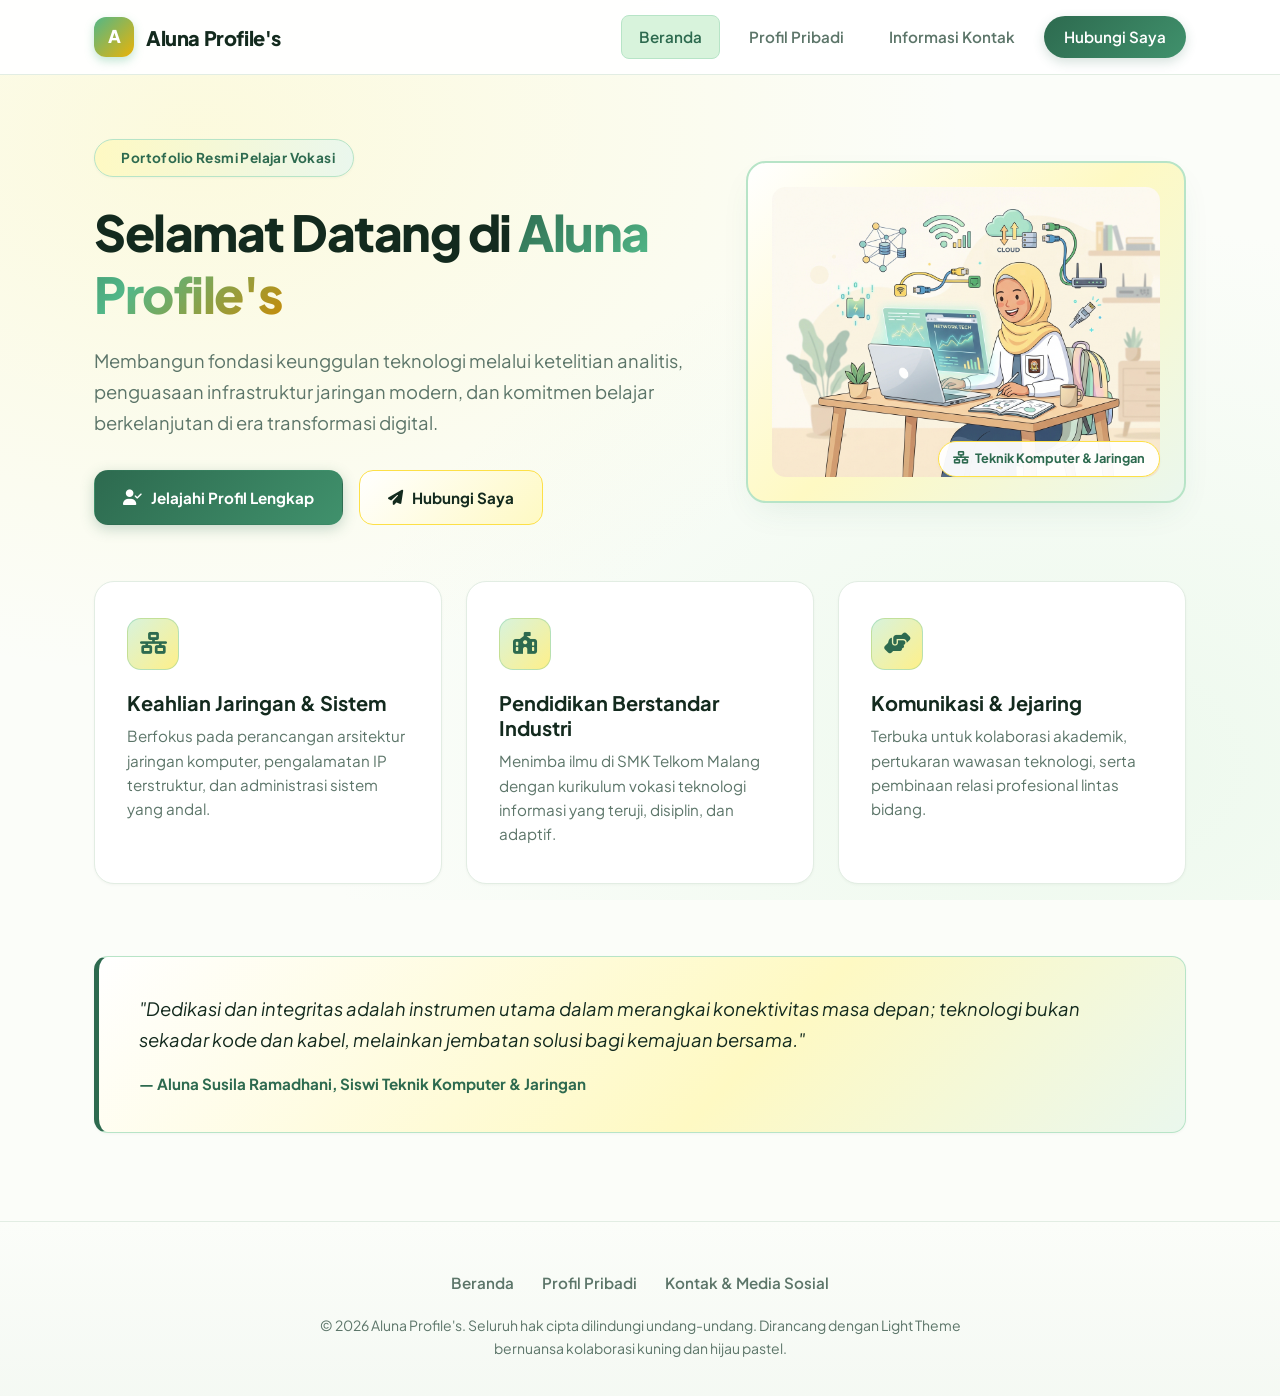
<file: index.html>
<!DOCTYPE html>
<html lang="id">
<head>
  <meta charset="UTF-8">
  <meta name="viewport" content="width=device-width, initial-scale=1.0">
  <meta name="description" content="Portofolio resmi dan pengenalan Aluna Profile's - Siswi Teknik Komputer dan Jaringan SMK Telkom Malang.">
  <title>Aluna Profile's - Beranda & Pembukaan Resmi</title>
  
  <!-- Google Fonts: Plus Jakarta Sans -->
  <link rel="preconnect" href="https://fonts.googleapis.com">
  <link rel="preconnect" href="https://fonts.gstatic.com" crossorigin>
  <link href="https://fonts.googleapis.com/css2?family=Plus+Jakarta+Sans:wght@400;500;600;700;800&display=swap" rel="stylesheet">
  
  <!-- Font Awesome Icons -->
  <link rel="stylesheet" href="https://cdnjs.cloudflare.com/ajax/libs/font-awesome/6.5.1/css/all.min.css">
  
  <!-- Stylesheet -->
  <link rel="stylesheet" href="style.css">
</head>
<body>

  <!-- Navigation Bar -->
  <header class="navbar">
    <div class="container nav-container">
      <a href="index.html" class="brand-logo">
        <span class="brand-icon">A</span>
        Aluna Profile's
      </a>

      <button class="mobile-menu-btn" id="mobileMenuBtn" aria-label="Buka Menu Navigasi">
        <i class="fa-solid fa-bars"></i>
      </button>

      <ul class="nav-links" id="navLinks">
        <li><a href="index.html" class="nav-link active">Beranda</a></li>
        <li><a href="profile.html" class="nav-link">Profil Pribadi</a></li>
        <li><a href="contact.html" class="nav-link">Informasi Kontak</a></li>
        <li><a href="contact.html" class="nav-link nav-cta">Hubungi Saya</a></li>
      </ul>
    </div>
  </header>

  <!-- Main Hero Section (Halaman Pembukaan) -->
  <main class="container">
    <section class="hero-section">
      <div class="hero-layout">
        <!-- Hero Left: Text Content -->
        <div class="hero-text-content">
          <div class="badge-tag">
            <i class="fa-solid fa-sparkles"></i> Portofolio Resmi Pelajar Vokasi
          </div>
          
          <h1 class="hero-title">
            Selamat Datang di <span>Aluna Profile's</span>
          </h1>
          
          <p class="hero-description">
            Membangun fondasi keunggulan teknologi melalui ketelitian analitis, penguasaan infrastruktur jaringan modern, dan komitmen belajar berkelanjutan di era transformasi digital.
          </p>

          <div class="hero-actions">
            <a href="profile.html" class="btn btn-primary">
              <i class="fa-solid fa-user-check"></i> Jelajahi Profil Lengkap
            </a>
            <a href="contact.html" class="btn btn-outline">
              <i class="fa-solid fa-paper-plane"></i> Hubungi Saya
            </a>
          </div>
        </div>

        <!-- Hero Right: Illustration Card -->
        <div class="hero-illustration-wrapper">
          <div class="hero-illustration-card">
            <img src="assets/illustration.jpg" alt="Ilustrasi Pembelajaran Teknologi Jaringan Aluna Profile's" width="600" height="600">
            <div class="illustration-badge">
              <i class="fa-solid fa-network-wired" style="color: var(--green-primary);"></i>
              Teknik Komputer & Jaringan
            </div>
          </div>
        </div>
      </div>

      <!-- Feature Grid Highlights -->
      <div class="features-grid">
        <div class="feature-card">
          <div class="feature-icon-wrapper">
            <i class="fa-solid fa-network-wired"></i>
          </div>
          <h3>Keahlian Jaringan & Sistem</h3>
          <p>
            Berfokus pada perancangan arsitektur jaringan komputer, pengalamatan IP terstruktur, dan administrasi sistem yang andal.
          </p>
        </div>

        <div class="feature-card">
          <div class="feature-icon-wrapper">
            <i class="fa-solid fa-school-flag"></i>
          </div>
          <h3>Pendidikan Berstandar Industri</h3>
          <p>
            Menimba ilmu di SMK Telkom Malang dengan kurikulum vokasi teknologi informasi yang teruji, disiplin, dan adaptif.
          </p>
        </div>

        <div class="feature-card">
          <div class="feature-icon-wrapper">
            <i class="fa-solid fa-handshake-angle"></i>
          </div>
          <h3>Komunikasi & Jejaring</h3>
          <p>
            Terbuka untuk kolaborasi akademik, pertukaran wawasan teknologi, serta pembinaan relasi profesional lintas bidang.
          </p>
        </div>
      </div>

      <!-- Formal Statement / Quote -->
      <div class="quote-banner">
        <blockquote>
          "Dedikasi dan integritas adalah instrumen utama dalam merangkai konektivitas masa depan; teknologi bukan sekadar kode dan kabel, melainkan jembatan solusi bagi kemajuan bersama."
        </blockquote>
        <cite>— Aluna Susila Ramadhani, Siswi Teknik Komputer & Jaringan</cite>
      </div>
    </section>
  </main>

  <!-- Footer -->
  <footer class="footer">
    <div class="container footer-content">
      <div class="footer-nav">
        <a href="index.html">Beranda</a>
        <a href="profile.html">Profil Pribadi</a>
        <a href="contact.html">Kontak & Media Sosial</a>
      </div>
      <p class="footer-copy">
        &copy; 2026 Aluna Profile's. Seluruh hak cipta dilindungi undang-undang. Dirancang dengan Light Theme bernuansa kolaborasi kuning dan hijau pastel.
      </p>
    </div>
  </footer>

  <!-- Scripts -->
  <script src="script.js"></script>
</body>
</html>
</file>
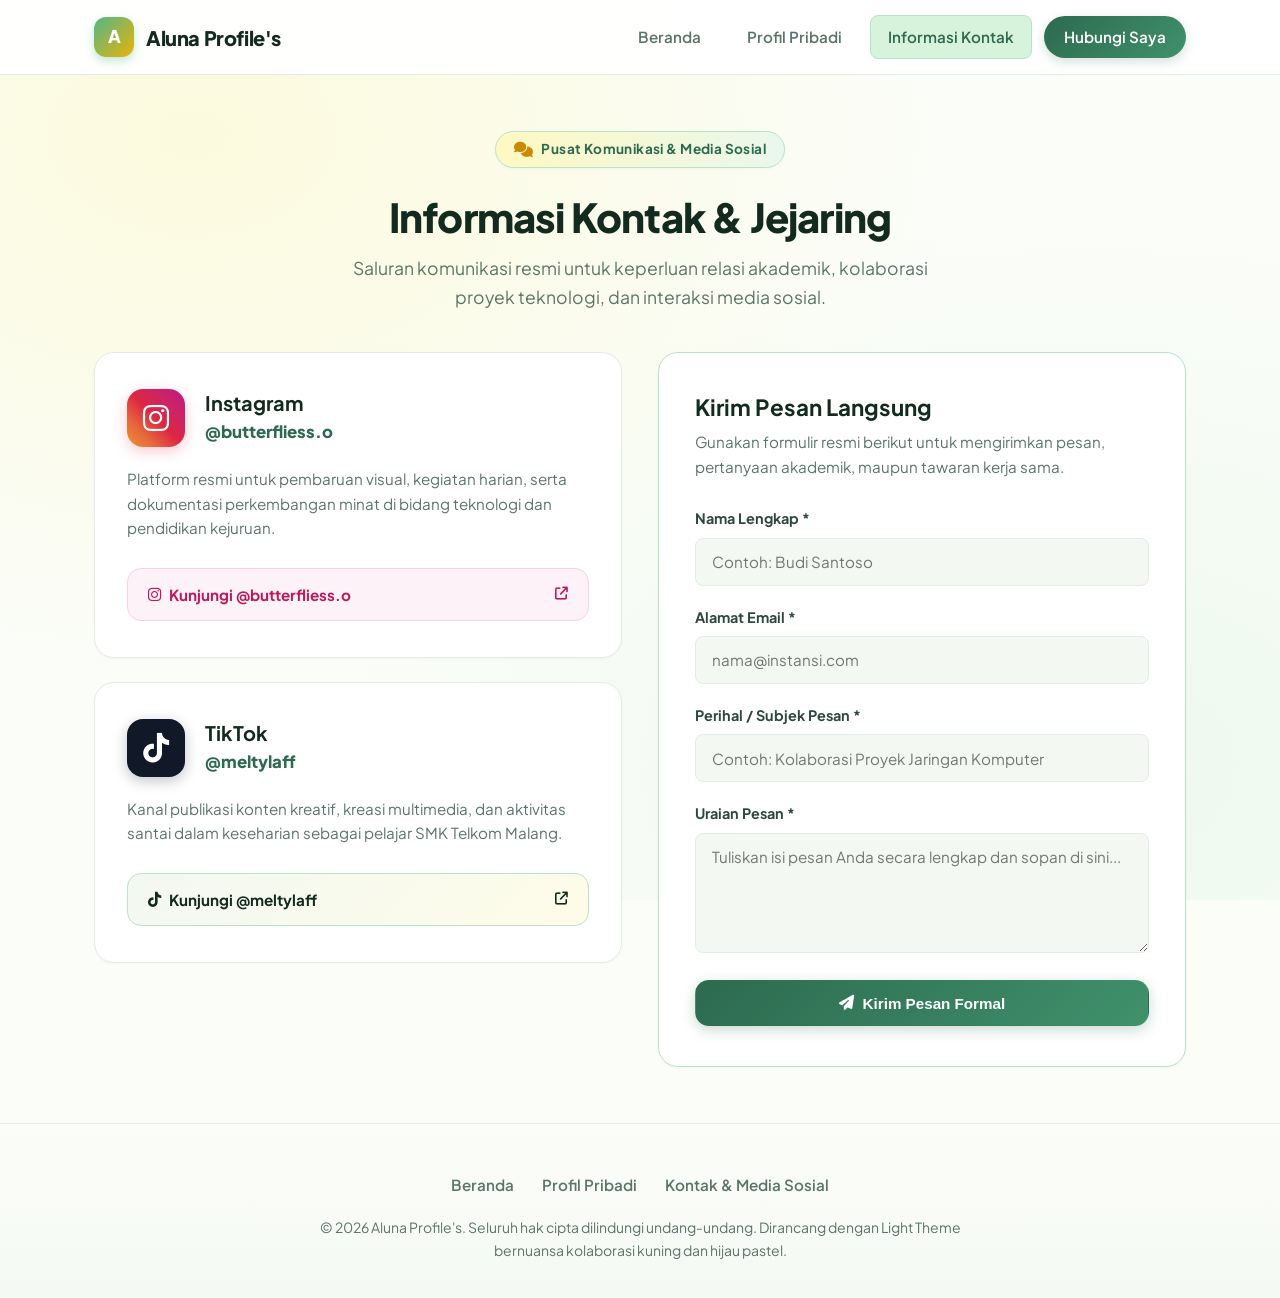
<file: contact.html>
<!DOCTYPE html>
<html lang="id">
<head>
  <meta charset="UTF-8">
  <meta name="viewport" content="width=device-width, initial-scale=1.0">
  <meta name="description" content="Kanal kontak resmi dan media sosial Aluna Susila Ramadhani - Instagram @butterfliess.o dan TikTok @meltylaff.">
  <title>Informasi Kontak - Aluna Profile's</title>
  
  <!-- Google Fonts: Plus Jakarta Sans -->
  <link rel="preconnect" href="https://fonts.googleapis.com">
  <link rel="preconnect" href="https://fonts.gstatic.com" crossorigin>
  <link href="https://fonts.googleapis.com/css2?family=Plus+Jakarta+Sans:wght@400;500;600;700;800&display=swap" rel="stylesheet">
  
  <!-- Font Awesome Icons -->
  <link rel="stylesheet" href="https://cdnjs.cloudflare.com/ajax/libs/font-awesome/6.5.1/css/all.min.css">
  
  <!-- Stylesheet -->
  <link rel="stylesheet" href="style.css">
</head>
<body>

  <!-- Navigation Bar -->
  <header class="navbar">
    <div class="container nav-container">
      <a href="index.html" class="brand-logo">
        <span class="brand-icon">A</span>
        Aluna Profile's
      </a>

      <button class="mobile-menu-btn" id="mobileMenuBtn" aria-label="Buka Menu Navigasi">
        <i class="fa-solid fa-bars"></i>
      </button>

      <ul class="nav-links" id="navLinks">
        <li><a href="index.html" class="nav-link">Beranda</a></li>
        <li><a href="profile.html" class="nav-link">Profil Pribadi</a></li>
        <li><a href="contact.html" class="nav-link active">Informasi Kontak</a></li>
        <li><a href="contact.html" class="nav-link nav-cta">Hubungi Saya</a></li>
      </ul>
    </div>
  </header>

  <!-- Page Header -->
  <div class="page-header">
    <div class="container">
      <div class="badge-tag">
        <i class="fa-solid fa-comments"></i> Pusat Komunikasi & Media Sosial
      </div>
      <h1 class="page-title">Informasi Kontak & Jejaring</h1>
      <p class="page-subtitle">
        Saluran komunikasi resmi untuk keperluan relasi akademik, kolaborasi proyek teknologi, dan interaksi media sosial.
      </p>
    </div>
  </div>

  <!-- Main Content -->
  <main class="container">
    <div class="contact-grid">
      <!-- Social Media Columns -->
      <div class="social-cards-column">
        <!-- Instagram Card -->
        <div class="social-card instagram">
          <div>
            <div class="social-header">
              <div class="social-icon-wrapper ig">
                <i class="fa-brands fa-instagram"></i>
              </div>
              <div class="social-meta">
                <h3>Instagram</h3>
                <span>@butterfliess.o</span>
              </div>
            </div>
            <p class="social-body">
              Platform resmi untuk pembaruan visual, kegiatan harian, serta dokumentasi perkembangan minat di bidang teknologi dan pendidikan kejuruan.
            </p>
          </div>
          <a href="https://instagram.com/butterfliess.o" target="_blank" rel="noopener noreferrer" class="social-btn ig-btn">
            <i class="fa-brands fa-instagram"></i> Kunjungi @butterfliess.o
            <i class="fa-solid fa-arrow-up-right-from-square" style="font-size: 0.8rem; margin-left: auto;"></i>
          </a>
        </div>

        <!-- TikTok Card -->
        <div class="social-card tiktok">
          <div>
            <div class="social-header">
              <div class="social-icon-wrapper tt">
                <i class="fa-brands fa-tiktok"></i>
              </div>
              <div class="social-meta">
                <h3>TikTok</h3>
                <span>@meltylaff</span>
              </div>
            </div>
            <p class="social-body">
              Kanal publikasi konten kreatif, kreasi multimedia, dan aktivitas santai dalam keseharian sebagai pelajar SMK Telkom Malang.
            </p>
          </div>
          <a href="https://tiktok.com/@meltylaff" target="_blank" rel="noopener noreferrer" class="social-btn tt-btn">
            <i class="fa-brands fa-tiktok"></i> Kunjungi @meltylaff
            <i class="fa-solid fa-arrow-up-right-from-square" style="font-size: 0.8rem; margin-left: auto;"></i>
          </a>
        </div>
      </div>

      <!-- Formal Message Form Column -->
      <div class="contact-form-card">
        <h3>Kirim Pesan Langsung</h3>
        <p>Gunakan formulir resmi berikut untuk mengirimkan pesan, pertanyaan akademik, maupun tawaran kerja sama.</p>

        <form id="formalContactForm">
          <div class="form-group">
            <label for="senderName" class="form-label">Nama Lengkap *</label>
            <input type="text" id="senderName" class="form-control" placeholder="Contoh: Budi Santoso" required>
          </div>

          <div class="form-group">
            <label for="senderEmail" class="form-label">Alamat Email *</label>
            <input type="email" id="senderEmail" class="form-control" placeholder="nama@instansi.com" required>
          </div>

          <div class="form-group">
            <label for="messageSubject" class="form-label">Perihal / Subjek Pesan *</label>
            <input type="text" id="messageSubject" class="form-control" placeholder="Contoh: Kolaborasi Proyek Jaringan Komputer" required>
          </div>

          <div class="form-group">
            <label for="messageBody" class="form-label">Uraian Pesan *</label>
            <textarea id="messageBody" class="form-control" placeholder="Tuliskan isi pesan Anda secara lengkap dan sopan di sini..." required></textarea>
          </div>

          <button type="submit" class="btn btn-primary" style="width: 100%;">
            <i class="fa-solid fa-paper-plane"></i> Kirim Pesan Formal
          </button>

          <!-- Success / Status Alert -->
          <div id="formAlert" class="form-alert"></div>
        </form>
      </div>
    </div>
  </main>

  <!-- Footer -->
  <footer class="footer">
    <div class="container footer-content">
      <div class="footer-nav">
        <a href="index.html">Beranda</a>
        <a href="profile.html">Profil Pribadi</a>
        <a href="contact.html">Kontak & Media Sosial</a>
      </div>
      <p class="footer-copy">
        &copy; 2026 Aluna Profile's. Seluruh hak cipta dilindungi undang-undang. Dirancang dengan Light Theme bernuansa kolaborasi kuning dan hijau pastel.
      </p>
    </div>
  </footer>

  <!-- Scripts -->
  <script src="script.js"></script>
</body>
</html>
</file>
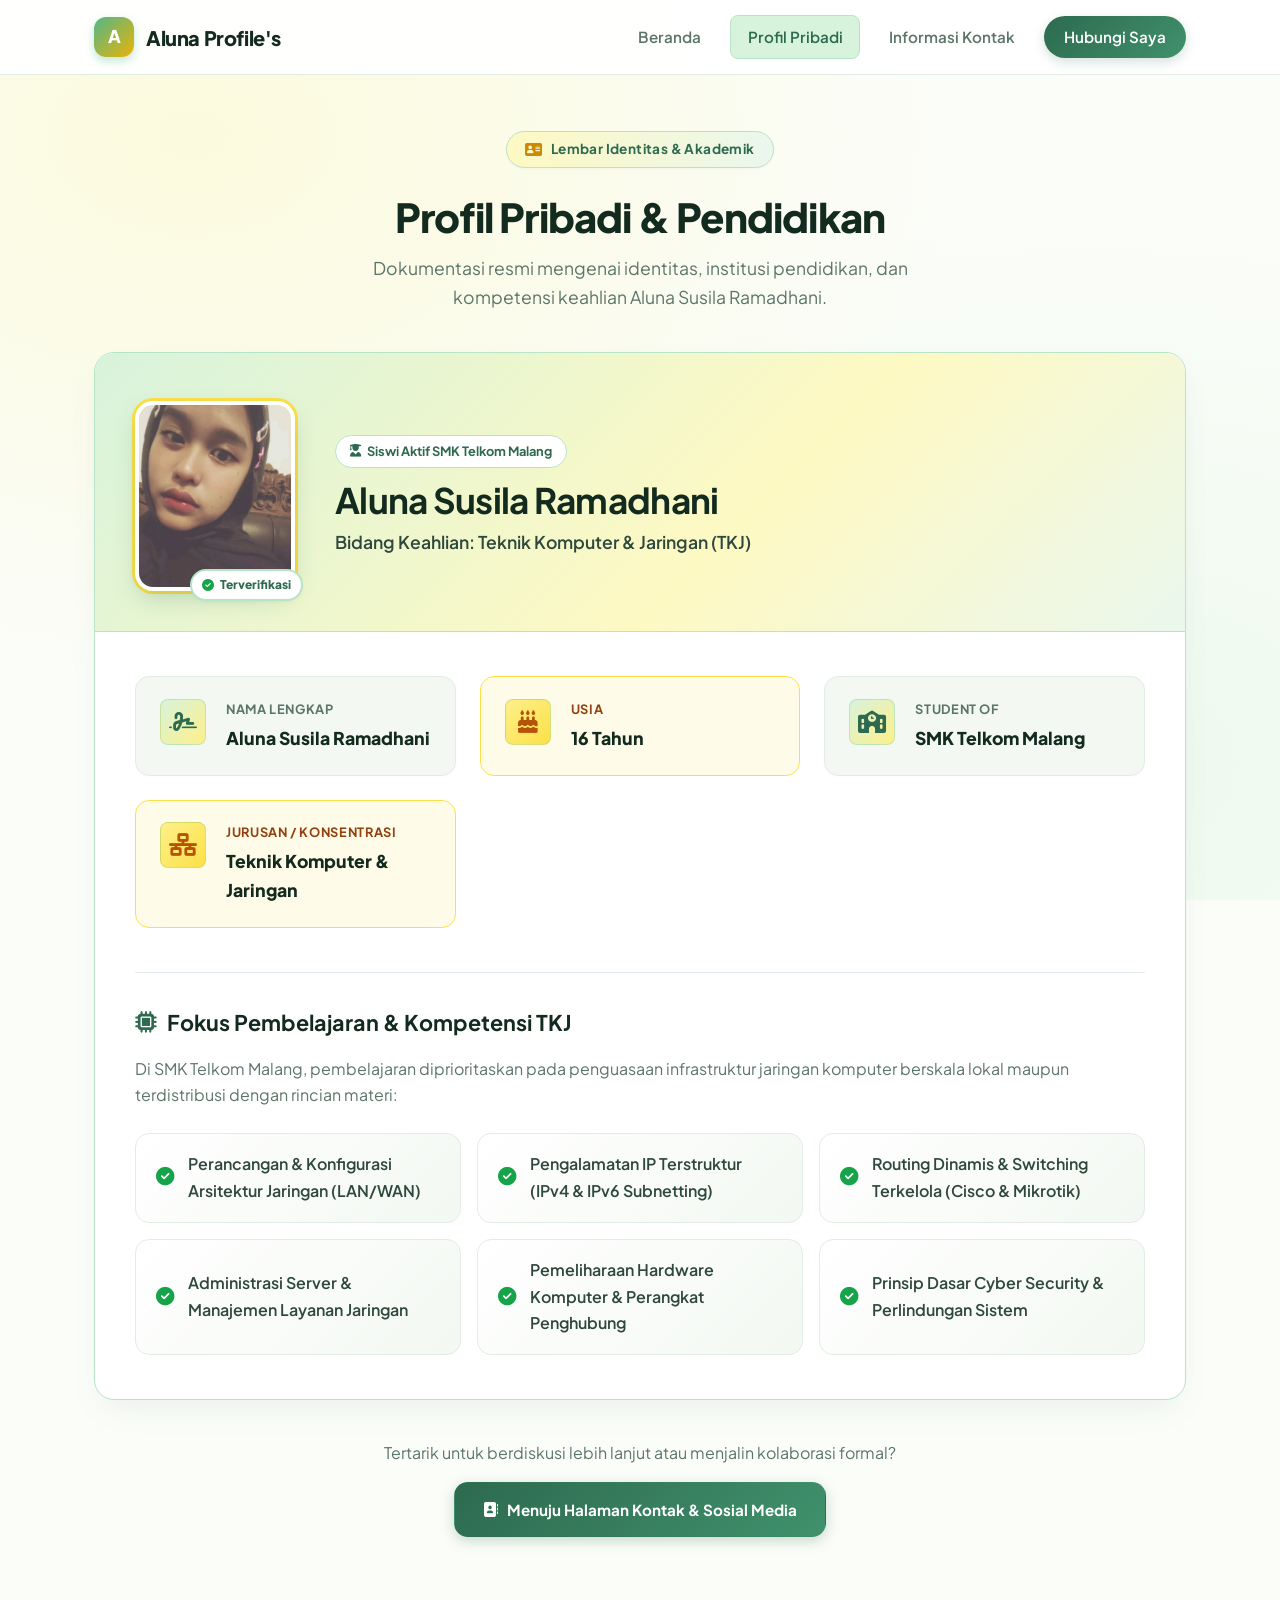
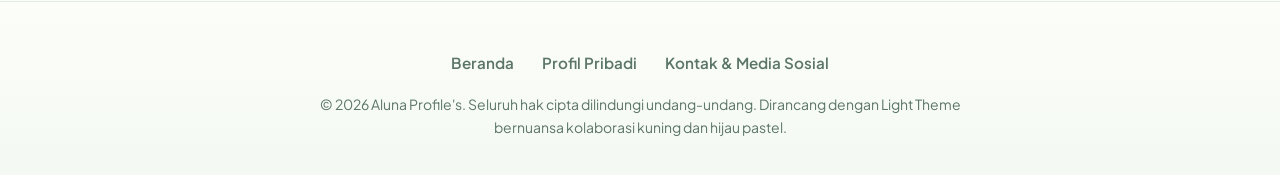
<file: profile.html>
<!DOCTYPE html>
<html lang="id">
<head>
  <meta charset="UTF-8">
  <meta name="viewport" content="width=device-width, initial-scale=1.0">
  <meta name="description" content="Profil lengkap Aluna Susila Ramadhani - Siswi 16 Tahun Jurusan Teknik Komputer & Jaringan di SMK Telkom Malang.">
  <title>Profil Pribadi - Aluna Susila Ramadhani</title>
  
  <!-- Google Fonts: Plus Jakarta Sans -->
  <link rel="preconnect" href="https://fonts.googleapis.com">
  <link rel="preconnect" href="https://fonts.gstatic.com" crossorigin>
  <link href="https://fonts.googleapis.com/css2?family=Plus+Jakarta+Sans:wght@400;500;600;700;800&display=swap" rel="stylesheet">
  
  <!-- Font Awesome Icons -->
  <link rel="stylesheet" href="https://cdnjs.cloudflare.com/ajax/libs/font-awesome/6.5.1/css/all.min.css">
  
  <!-- Stylesheet -->
  <link rel="stylesheet" href="style.css">
</head>
<body>

  <!-- Navigation Bar -->
  <header class="navbar">
    <div class="container nav-container">
      <a href="index.html" class="brand-logo">
        <span class="brand-icon">A</span>
        Aluna Profile's
      </a>

      <button class="mobile-menu-btn" id="mobileMenuBtn" aria-label="Buka Menu Navigasi">
        <i class="fa-solid fa-bars"></i>
      </button>

      <ul class="nav-links" id="navLinks">
        <li><a href="index.html" class="nav-link">Beranda</a></li>
        <li><a href="profile.html" class="nav-link active">Profil Pribadi</a></li>
        <li><a href="contact.html" class="nav-link">Informasi Kontak</a></li>
        <li><a href="contact.html" class="nav-link nav-cta">Hubungi Saya</a></li>
      </ul>
    </div>
  </header>

  <!-- Page Header -->
  <div class="page-header">
    <div class="container">
      <div class="badge-tag">
        <i class="fa-solid fa-address-card"></i> Lembar Identitas & Akademik
      </div>
      <h1 class="page-title">Profil Pribadi & Pendidikan</h1>
      <p class="page-subtitle">
        Dokumentasi resmi mengenai identitas, institusi pendidikan, dan kompetensi keahlian Aluna Susila Ramadhani.
      </p>
    </div>
  </div>

  <!-- Main Content -->
  <main class="container">
    <div class="profile-showcase-card">
      <!-- Profile Header Banner with Photo & Overview -->
      <div class="profile-banner">
        <!-- Photo of Aluna -->
        <div class="profile-photo-wrapper">
          <div class="profile-photo-frame">
            <img src="assets/aluna.jpg" alt="Foto Resmi Aluna Susila Ramadhani" class="profile-photo-img">
          </div>
          <div class="photo-verified-badge">
            <i class="fa-solid fa-circle-check"></i> Terverifikasi
          </div>
        </div>

        <!-- Identity Highlights -->
        <div class="profile-header-info">
          <div class="profile-status-pill">
            <i class="fa-solid fa-user-graduate"></i> Siswi Aktif SMK Telkom Malang
          </div>
          <h2>Aluna Susila Ramadhani</h2>
          <p class="profile-header-subtitle">
            Bidang Keahlian: Teknik Komputer & Jaringan (TKJ)
          </p>
        </div>
      </div>

      <!-- Card Body Information Grid -->
      <div class="profile-card-body">
        <div class="info-grid">
          <!-- Item 1: Nama Lengkap -->
          <div class="info-item">
            <div class="info-icon">
              <i class="fa-solid fa-signature"></i>
            </div>
            <div class="info-content">
              <div class="info-label">Nama Lengkap</div>
              <div class="info-value">Aluna Susila Ramadhani</div>
            </div>
          </div>

          <!-- Item 2: Umur (Accent Pastel Yellow) -->
          <div class="info-item accent-yellow">
            <div class="info-icon" style="background: linear-gradient(135deg, #fef08a 0%, #fde047 100%);">
              <i class="fa-solid fa-cake-candles" style="color: #b45309;"></i>
            </div>
            <div class="info-content">
              <div class="info-label" style="color: #92400e;">Usia</div>
              <div class="info-value">16 Tahun</div>
            </div>
          </div>

          <!-- Item 3: Institusi Pendidikan -->
          <div class="info-item">
            <div class="info-icon">
              <i class="fa-solid fa-school"></i>
            </div>
            <div class="info-content">
              <div class="info-label">Student Of</div>
              <div class="info-value">SMK Telkom Malang</div>
            </div>
          </div>

          <!-- Item 4: Program Keahlian / Jurusan (Accent Pastel Yellow) -->
          <div class="info-item accent-yellow">
            <div class="info-icon" style="background: linear-gradient(135deg, #fef08a 0%, #fde047 100%);">
              <i class="fa-solid fa-network-wired" style="color: #b45309;"></i>
            </div>
            <div class="info-content">
              <div class="info-label" style="color: #92400e;">Jurusan / Konsentrasi</div>
              <div class="info-value">Teknik Komputer & Jaringan</div>
            </div>
          </div>
        </div>

        <!-- Academic & Technical Concentration -->
        <div class="profile-detail-section">
          <h3 class="section-subheading">
            <i class="fa-solid fa-microchip"></i>
            Fokus Pembelajaran & Kompetensi TKJ
          </h3>
          <p style="color: var(--text-muted); margin-bottom: 1.5rem; line-height: 1.65;">
            Di SMK Telkom Malang, pembelajaran diprioritaskan pada penguasaan infrastruktur jaringan komputer berskala lokal maupun terdistribusi dengan rincian materi:
          </p>

          <ul class="competency-list">
            <li>
              <i class="fa-solid fa-circle-check"></i>
              <span>Perancangan & Konfigurasi Arsitektur Jaringan (LAN/WAN)</span>
            </li>
            <li>
              <i class="fa-solid fa-circle-check"></i>
              <span>Pengalamatan IP Terstruktur (IPv4 & IPv6 Subnetting)</span>
            </li>
            <li>
              <i class="fa-solid fa-circle-check"></i>
              <span>Routing Dinamis & Switching Terkelola (Cisco & Mikrotik)</span>
            </li>
            <li>
              <i class="fa-solid fa-circle-check"></i>
              <span>Administrasi Server & Manajemen Layanan Jaringan</span>
            </li>
            <li>
              <i class="fa-solid fa-circle-check"></i>
              <span>Pemeliharaan Hardware Komputer & Perangkat Penghubung</span>
            </li>
            <li>
              <i class="fa-solid fa-circle-check"></i>
              <span>Prinsip Dasar Cyber Security & Perlindungan Sistem</span>
            </li>
          </ul>
        </div>
      </div>
    </div>

    <!-- Navigation Prompt to Page 3 -->
    <div style="text-align: center; margin-bottom: 4rem;">
      <p style="color: var(--text-muted); margin-bottom: 1rem; font-size: 1rem;">
        Tertarik untuk berdiskusi lebih lanjut atau menjalin kolaborasi formal?
      </p>
      <a href="contact.html" class="btn btn-primary">
        <i class="fa-solid fa-address-book"></i> Menuju Halaman Kontak & Sosial Media
      </a>
    </div>
  </main>

  <!-- Footer -->
  <footer class="footer">
    <div class="container footer-content">
      <div class="footer-nav">
        <a href="index.html">Beranda</a>
        <a href="profile.html">Profil Pribadi</a>
        <a href="contact.html">Kontak & Media Sosial</a>
      </div>
      <p class="footer-copy">
        &copy; 2026 Aluna Profile's. Seluruh hak cipta dilindungi undang-undang. Dirancang dengan Light Theme bernuansa kolaborasi kuning dan hijau pastel.
      </p>
    </div>
  </footer>

  <!-- Scripts -->
  <script src="script.js"></script>
</body>
</html>
</file>
<file: style.css>
/* 
   Aluna Profile's - Pastel Yellow & Pastel Green Collaboration Light Theme
   Design Style: Fresh, Elegant, Formal, and Contemporary Light Palette
*/

:root {
  --font-family: 'Plus Jakarta Sans', -apple-system, BlinkMacSystemFont, 'Segoe UI', Roboto, Helvetica, Arial, sans-serif;
  
  /* Collaboration Palette: Pastel Yellow & Pastel Green */
  --bg-primary: #fbfdf9;             /* Very soft warm tinted background */
  --bg-surface: #ffffff;
  --bg-surface-alt: #f3f8f2;         /* Soft pastel green tint */
  --bg-yellow-soft: #fefce8;         /* Soft pastel butter yellow */
  --bg-yellow-card: #fffbeb;
  
  /* Text Contrast - Deep Forest & Slate for Formality */
  --text-primary: #132a1e;           /* Deep elegant forest green-black */
  --text-secondary: #2f483d;
  --text-muted: #5c7569;
  --text-light: #8fa79b;
  
  /* Pastel Greens */
  --green-primary: #2d6a4f;          /* Deep formal green for buttons & titles */
  --green-hover: #1b4332;
  --green-accent: #52b788;           /* Fresh pastel green accent */
  --green-pastel: #d8f3dc;           /* Soft pastel green */
  --green-pastel-light: #eaf7ed;
  --green-border: #b7e4c7;
  
  /* Pastel Yellows */
  --yellow-primary: #b45309;         /* High-contrast amber-yellow for readable text */
  --yellow-accent: #eab308;          /* Bright warm yellow */
  --yellow-pastel: #fef08a;          /* Soft pastel lemon-butter */
  --yellow-pastel-light: #fef9c3;
  --yellow-border: #fde047;
  
  /* Borders & Shadows */
  --border-color: #e2ede3;
  --border-hover: #cbdcd0;
  
  --shadow-sm: 0 1px 3px rgba(25, 46, 36, 0.04);
  --shadow-md: 0 4px 10px -2px rgba(25, 46, 36, 0.06), 0 2px 4px -2px rgba(25, 46, 36, 0.04);
  --shadow-lg: 0 12px 24px -4px rgba(25, 46, 36, 0.08), 0 4px 6px -4px rgba(25, 46, 36, 0.03);
  --shadow-card: 0 14px 34px -10px rgba(45, 106, 79, 0.1);
  
  --radius-sm: 8px;
  --radius-md: 14px;
  --radius-lg: 20px;
  --radius-full: 9999px;
  
  --transition: all 0.25s cubic-bezier(0.4, 0, 0.2, 1);
  --max-width: 1140px;
}

* {
  box-sizing: border-box;
  margin: 0;
  padding: 0;
}

html {
  scroll-behavior: smooth;
  font-size: 16px;
}

body {
  font-family: var(--font-family);
  background-color: var(--bg-primary);
  background-image: 
    radial-gradient(at 15% 15%, rgba(254, 240, 138, 0.25) 0px, transparent 50%),
    radial-gradient(at 85% 85%, rgba(216, 243, 220, 0.4) 0px, transparent 50%);
  background-attachment: fixed;
  color: var(--text-secondary);
  line-height: 1.65;
  min-height: 100vh;
  display: flex;
  flex-direction: column;
  -webkit-font-smoothing: antialiased;
}

/* Typography Defaults */
h1, h2, h3, h4, h5, h6 {
  color: var(--text-primary);
  font-weight: 700;
  line-height: 1.25;
}

a {
  color: var(--green-primary);
  text-decoration: none;
  transition: var(--transition);
}

a:hover {
  color: var(--green-hover);
}

/* Container */
.container {
  width: 100%;
  max-width: var(--max-width);
  margin: 0 auto;
  padding: 0 1.5rem;
}

/* Navigation Bar */
.navbar {
  background-color: rgba(255, 255, 255, 0.94);
  backdrop-filter: blur(14px);
  -webkit-backdrop-filter: blur(14px);
  border-bottom: 1px solid var(--border-color);
  position: sticky;
  top: 0;
  z-index: 100;
  transition: var(--transition);
}

.nav-container {
  display: flex;
  align-items: center;
  justify-content: space-between;
  height: 74px;
}

.brand-logo {
  display: flex;
  align-items: center;
  gap: 0.75rem;
  font-size: 1.25rem;
  font-weight: 800;
  color: var(--text-primary);
  letter-spacing: -0.02em;
}

.brand-icon {
  width: 40px;
  height: 40px;
  background: linear-gradient(135deg, #52b788 0%, #eab308 100%);
  color: #ffffff;
  border-radius: 12px;
  display: flex;
  align-items: center;
  justify-content: center;
  font-weight: 800;
  font-size: 1.1rem;
  box-shadow: 0 4px 10px rgba(82, 183, 136, 0.35);
}

.nav-links {
  display: flex;
  align-items: center;
  list-style: none;
  gap: 0.75rem;
}

.nav-link {
  display: inline-block;
  padding: 0.55rem 1.05rem;
  border-radius: var(--radius-sm);
  font-size: 0.95rem;
  font-weight: 600;
  color: var(--text-muted);
  transition: var(--transition);
}

.nav-link:hover {
  color: var(--text-primary);
  background-color: var(--green-pastel-light);
}

.nav-link.active {
  color: var(--green-primary);
  background-color: var(--green-pastel);
  border: 1px solid var(--green-border);
}

.nav-cta {
  background: linear-gradient(135deg, var(--green-primary) 0%, #40916c 100%);
  color: #ffffff !important;
  padding: 0.55rem 1.25rem;
  border-radius: var(--radius-full);
  box-shadow: 0 4px 12px rgba(45, 106, 79, 0.2);
}

.nav-cta:hover {
  background: linear-gradient(135deg, var(--green-hover) 0%, #2d6a4f 100%);
  transform: translateY(-1px);
  box-shadow: 0 6px 16px rgba(45, 106, 79, 0.3);
}

.mobile-menu-btn {
  display: none;
  background: none;
  border: none;
  color: var(--text-primary);
  font-size: 1.5rem;
  cursor: pointer;
  padding: 0.5rem;
}

/* Badges - Pastel Yellow & Green Collaboration */
.badge-tag {
  display: inline-flex;
  align-items: center;
  gap: 0.5rem;
  padding: 0.4rem 1.15rem;
  background: linear-gradient(90deg, var(--yellow-pastel-light) 0%, var(--green-pastel-light) 100%);
  border: 1px solid var(--green-border);
  color: var(--green-primary);
  font-size: 0.85rem;
  font-weight: 700;
  border-radius: var(--radius-full);
  margin-bottom: 1.5rem;
  letter-spacing: 0.03em;
  box-shadow: var(--shadow-sm);
}

.badge-tag i {
  color: #ca8a04;
  font-size: 0.95rem;
}

/* Hero Section (Halaman 1) */
.hero-section {
  padding: 4rem 0 3.5rem;
}

.hero-layout {
  display: grid;
  grid-template-columns: 1.15fr 0.85fr;
  align-items: center;
  gap: 3.5rem;
  margin-bottom: 3.5rem;
}

.hero-text-content {
  text-align: left;
}

.hero-title {
  font-size: 3.1rem;
  font-weight: 800;
  letter-spacing: -0.03em;
  margin-bottom: 1.25rem;
  color: var(--text-primary);
}

.hero-title span {
  background: linear-gradient(135deg, #2d6a4f 0%, #52b788 50%, #ca8a04 100%);
  -webkit-background-clip: text;
  -webkit-text-fill-color: transparent;
}

.hero-description {
  font-size: 1.15rem;
  color: var(--text-muted);
  line-height: 1.7;
  margin-bottom: 2rem;
}

.hero-actions {
  display: flex;
  gap: 1rem;
  flex-wrap: wrap;
}

.hero-illustration-wrapper {
  position: relative;
  display: flex;
  justify-content: center;
  align-items: center;
}

.hero-illustration-card {
  background: linear-gradient(135deg, #ffffff 0%, var(--yellow-pastel-light) 50%, var(--green-pastel-light) 100%);
  border: 2px solid var(--green-border);
  border-radius: var(--radius-lg);
  padding: 1.5rem;
  box-shadow: var(--shadow-card);
  position: relative;
  overflow: hidden;
  max-width: 440px;
  width: 100%;
}

.hero-illustration-card img {
  width: 100%;
  height: auto;
  border-radius: var(--radius-md);
  display: block;
  object-fit: cover;
  transition: var(--transition);
}

.hero-illustration-card:hover img {
  transform: scale(1.02);
}

.illustration-badge {
  position: absolute;
  bottom: 1.5rem;
  right: 1.5rem;
  background-color: rgba(255, 255, 255, 0.95);
  border: 1px solid var(--yellow-border);
  padding: 0.4rem 0.85rem;
  border-radius: var(--radius-full);
  font-size: 0.8rem;
  font-weight: 700;
  color: var(--green-primary);
  display: flex;
  align-items: center;
  gap: 0.4rem;
  box-shadow: var(--shadow-sm);
}

/* Buttons */
.btn {
  display: inline-flex;
  align-items: center;
  justify-content: center;
  gap: 0.55rem;
  font-size: 0.95rem;
  font-weight: 700;
  padding: 0.85rem 1.75rem;
  border-radius: var(--radius-md);
  cursor: pointer;
  transition: var(--transition);
  border: 1px solid transparent;
}

.btn-primary {
  background: linear-gradient(135deg, var(--green-primary) 0%, #40916c 100%);
  color: #ffffff;
  box-shadow: 0 4px 14px rgba(45, 106, 79, 0.25);
}

.btn-primary:hover {
  background: linear-gradient(135deg, var(--green-hover) 0%, #2d6a4f 100%);
  color: #ffffff;
  transform: translateY(-2px);
  box-shadow: 0 6px 20px rgba(45, 106, 79, 0.35);
}

.btn-outline {
  background-color: var(--bg-surface);
  color: var(--text-primary);
  border: 1px solid var(--yellow-border);
  background: linear-gradient(135deg, #ffffff 0%, var(--yellow-pastel-light) 100%);
}

.btn-outline:hover {
  background: var(--yellow-pastel);
  border-color: #ca8a04;
  color: #854d0e;
  transform: translateY(-2px);
}

/* Feature Cards Grid */
.features-grid {
  display: grid;
  grid-template-columns: repeat(auto-fit, minmax(300px, 1fr));
  gap: 1.5rem;
  margin-top: 1rem;
}

.feature-card {
  background-color: var(--bg-surface);
  border: 1px solid var(--border-color);
  border-radius: var(--radius-lg);
  padding: 2.25rem 2rem;
  text-align: left;
  transition: var(--transition);
  box-shadow: var(--shadow-sm);
  position: relative;
  overflow: hidden;
}

.feature-card::before {
  content: "";
  position: absolute;
  top: 0;
  left: 0;
  right: 0;
  height: 4px;
  background: linear-gradient(90deg, #52b788 0%, #fde047 100%);
  opacity: 0;
  transition: var(--transition);
}

.feature-card:hover {
  transform: translateY(-4px);
  box-shadow: var(--shadow-card);
  border-color: var(--green-border);
}

.feature-card:hover::before {
  opacity: 1;
}

.feature-icon-wrapper {
  width: 52px;
  height: 52px;
  border-radius: var(--radius-md);
  background: linear-gradient(135deg, var(--green-pastel) 0%, var(--yellow-pastel) 100%);
  color: var(--green-primary);
  display: flex;
  align-items: center;
  justify-content: center;
  font-size: 1.35rem;
  margin-bottom: 1.25rem;
  border: 1px solid rgba(82, 183, 136, 0.3);
}

.feature-card h3 {
  font-size: 1.25rem;
  margin-bottom: 0.6rem;
  color: var(--text-primary);
}

.feature-card p {
  color: var(--text-muted);
  font-size: 0.95rem;
  line-height: 1.6;
}

/* Quote Section */
.quote-banner {
  margin: 4.5rem 0 2rem;
  background: linear-gradient(135deg, #ffffff 0%, var(--yellow-pastel-light) 60%, var(--green-pastel-light) 100%);
  border: 1px solid var(--green-border);
  border-left: 5px solid var(--green-primary);
  border-radius: var(--radius-md);
  padding: 2.25rem 2.5rem;
  box-shadow: var(--shadow-sm);
}

.quote-banner blockquote {
  font-size: 1.15rem;
  font-style: italic;
  color: var(--text-primary);
  line-height: 1.7;
}

.quote-banner cite {
  display: block;
  margin-top: 1rem;
  font-style: normal;
  font-weight: 700;
  color: var(--green-primary);
  font-size: 0.95rem;
}

/* Page Header (Halaman 2 & 3) */
.page-header {
  padding: 3.5rem 0 2.5rem;
  text-align: center;
}

.page-title {
  font-size: 2.5rem;
  font-weight: 800;
  letter-spacing: -0.02em;
  margin-bottom: 0.75rem;
  color: var(--text-primary);
}

.page-subtitle {
  font-size: 1.1rem;
  color: var(--text-muted);
  max-width: 620px;
  margin: 0 auto;
}

/* ========================================================
   Halaman 2: Profil & Foto Aluna Susila Ramadhani
   ======================================================== */
.profile-showcase-card {
  background-color: var(--bg-surface);
  border: 1px solid var(--green-border);
  border-radius: var(--radius-lg);
  box-shadow: var(--shadow-card);
  overflow: hidden;
  margin-bottom: 2.5rem;
}

/* Header Banner with Pastel Yellow & Green Collaboration */
.profile-banner {
  background: linear-gradient(135deg, #d8f3dc 0%, #fef9c3 60%, #eaf7ed 100%);
  padding: 3rem 2.5rem 2.5rem;
  border-bottom: 1px solid var(--green-border);
  display: flex;
  align-items: center;
  gap: 2.5rem;
  position: relative;
}

/* User's Photo Styling */
.profile-photo-wrapper {
  position: relative;
  flex-shrink: 0;
}

.profile-photo-frame {
  width: 160px;
  height: 190px;
  border-radius: 18px;
  overflow: hidden;
  border: 4px solid #ffffff;
  box-shadow: 0 10px 25px -4px rgba(45, 106, 79, 0.25), 0 0 0 3px var(--yellow-border);
  background-color: #ffffff;
}

.profile-photo-img {
  width: 100%;
  height: 100%;
  object-fit: cover;
  object-position: center top;
  display: block;
  transition: var(--transition);
}

.profile-photo-img:hover {
  transform: scale(1.05);
}

.photo-verified-badge {
  position: absolute;
  bottom: -10px;
  right: -8px;
  background-color: #ffffff;
  color: var(--green-primary);
  border: 2px solid var(--green-border);
  padding: 0.25rem 0.65rem;
  border-radius: var(--radius-full);
  font-size: 0.75rem;
  font-weight: 800;
  display: flex;
  align-items: center;
  gap: 0.35rem;
  box-shadow: var(--shadow-sm);
}

.photo-verified-badge i {
  color: #16a34a;
}

.profile-header-info {
  flex-grow: 1;
}

.profile-status-pill {
  display: inline-flex;
  align-items: center;
  gap: 0.4rem;
  background-color: #ffffff;
  border: 1px solid var(--green-border);
  color: var(--green-primary);
  padding: 0.3rem 0.85rem;
  border-radius: var(--radius-full);
  font-size: 0.8rem;
  font-weight: 700;
  margin-bottom: 0.65rem;
}

.profile-header-info h2 {
  color: var(--text-primary);
  font-size: 2.2rem;
  letter-spacing: -0.02em;
  margin-bottom: 0.4rem;
}

.profile-header-subtitle {
  color: var(--text-secondary);
  font-size: 1.1rem;
  font-weight: 600;
}

/* Profile Body & Information Grid */
.profile-card-body {
  padding: 2.75rem 2.5rem;
}

.info-grid {
  display: grid;
  grid-template-columns: repeat(auto-fit, minmax(240px, 1fr));
  gap: 1.5rem;
  margin-bottom: 2.75rem;
}

.info-item {
  background-color: var(--bg-surface-alt);
  border: 1px solid var(--border-color);
  padding: 1.35rem 1.5rem;
  border-radius: var(--radius-md);
  display: flex;
  align-items: flex-start;
  gap: 1.25rem;
  transition: var(--transition);
}

.info-item:hover {
  background-color: #ffffff;
  border-color: var(--green-border);
  box-shadow: var(--shadow-md);
  transform: translateY(-2px);
}

.info-item.accent-yellow {
  background-color: var(--bg-yellow-soft);
  border-color: var(--yellow-border);
}

.info-item.accent-yellow:hover {
  background-color: #ffffff;
  border-color: #ca8a04;
}

.info-icon {
  font-size: 1.4rem;
  color: var(--green-primary);
  background: linear-gradient(135deg, var(--green-pastel) 0%, var(--yellow-pastel) 100%);
  width: 46px;
  height: 46px;
  border-radius: var(--radius-sm);
  display: flex;
  align-items: center;
  justify-content: center;
  flex-shrink: 0;
  border: 1px solid rgba(82, 183, 136, 0.25);
}

.info-content .info-label {
  font-size: 0.8rem;
  text-transform: uppercase;
  letter-spacing: 0.05em;
  color: var(--text-muted);
  font-weight: 700;
  margin-bottom: 0.25rem;
}

.info-content .info-value {
  font-size: 1.1rem;
  font-weight: 800;
  color: var(--text-primary);
}

/* Competency List */
.profile-detail-section {
  border-top: 1px solid var(--border-color);
  padding-top: 2.25rem;
}

.section-subheading {
  font-size: 1.35rem;
  margin-bottom: 1.25rem;
  display: flex;
  align-items: center;
  gap: 0.65rem;
  color: var(--text-primary);
}

.section-subheading i {
  color: var(--green-primary);
}

.competency-list {
  display: grid;
  grid-template-columns: repeat(auto-fit, minmax(290px, 1fr));
  gap: 1rem;
  list-style: none;
}

.competency-list li {
  background: linear-gradient(135deg, #ffffff 0%, var(--bg-surface-alt) 100%);
  border: 1px solid var(--border-color);
  padding: 1.1rem 1.25rem;
  border-radius: var(--radius-md);
  display: flex;
  align-items: center;
  gap: 0.85rem;
  font-weight: 600;
  color: var(--text-secondary);
  transition: var(--transition);
}

.competency-list li:hover {
  border-color: var(--green-border);
  background: #ffffff;
  transform: translateX(3px);
}

.competency-list li i {
  color: #16a34a;
  font-size: 1.15rem;
}

/* ========================================================
   Halaman 3: Informasi Kontak & Media Sosial
   ======================================================== */
.contact-grid {
  display: grid;
  grid-template-columns: 1fr 1fr;
  gap: 2.25rem;
  margin-bottom: 3.5rem;
}

.social-cards-column {
  display: flex;
  flex-direction: column;
  gap: 1.5rem;
}

.social-card {
  background-color: var(--bg-surface);
  border: 1px solid var(--border-color);
  border-radius: var(--radius-lg);
  padding: 2.25rem 2rem;
  display: flex;
  flex-direction: column;
  justify-content: space-between;
  box-shadow: var(--shadow-sm);
  transition: var(--transition);
}

.social-card:hover {
  transform: translateY(-4px);
  box-shadow: var(--shadow-card);
}

.social-card.instagram:hover {
  border-color: #f43f5e;
}

.social-card.tiktok:hover {
  border-color: var(--green-border);
}

.social-header {
  display: flex;
  align-items: center;
  gap: 1.25rem;
  margin-bottom: 1.25rem;
}

.social-icon-wrapper {
  width: 58px;
  height: 58px;
  border-radius: 16px;
  display: flex;
  align-items: center;
  justify-content: center;
  font-size: 1.85rem;
  color: #ffffff;
}

.social-icon-wrapper.ig {
  background: linear-gradient(45deg, #f09433 0%, #e6683c 25%, #dc2743 50%, #cc2366 75%, #bc1888 100%);
  box-shadow: 0 4px 14px rgba(220, 39, 67, 0.25);
}

.social-icon-wrapper.tt {
  background: #111827;
  box-shadow: 0 4px 14px rgba(17, 24, 39, 0.25);
}

.social-meta h3 {
  font-size: 1.25rem;
  margin-bottom: 0.2rem;
}

.social-meta span {
  font-size: 1.05rem;
  color: var(--green-primary);
  font-weight: 800;
}

.social-body {
  color: var(--text-muted);
  font-size: 0.95rem;
  margin-bottom: 1.75rem;
  line-height: 1.6;
}

.social-btn {
  display: inline-flex;
  align-items: center;
  justify-content: center;
  gap: 0.5rem;
  padding: 0.8rem 1.25rem;
  border-radius: var(--radius-md);
  font-weight: 700;
  font-size: 0.95rem;
  text-align: center;
}

.social-btn.ig-btn {
  background-color: #fdf2f8;
  color: #be185d;
  border: 1px solid #fbcfe8;
}

.social-btn.ig-btn:hover {
  background-color: #db2777;
  color: #ffffff;
}

.social-btn.tt-btn {
  background: linear-gradient(135deg, var(--bg-surface-alt) 0%, var(--bg-yellow-soft) 100%);
  color: var(--text-primary);
  border: 1px solid var(--green-border);
}

.social-btn.tt-btn:hover {
  background: var(--green-primary);
  color: #ffffff;
  border-color: var(--green-primary);
}

/* Formal Contact Form */
.contact-form-card {
  background-color: var(--bg-surface);
  border: 1px solid var(--green-border);
  border-radius: var(--radius-lg);
  padding: 2.5rem 2.25rem;
  box-shadow: var(--shadow-sm);
}

.contact-form-card h3 {
  font-size: 1.4rem;
  margin-bottom: 0.5rem;
  color: var(--text-primary);
}

.contact-form-card p {
  color: var(--text-muted);
  font-size: 0.95rem;
  margin-bottom: 1.75rem;
}

.form-group {
  margin-bottom: 1.25rem;
}

.form-label {
  display: block;
  font-size: 0.9rem;
  font-weight: 700;
  color: var(--text-secondary);
  margin-bottom: 0.4rem;
}

.form-control {
  width: 100%;
  padding: 0.85rem 1rem;
  font-family: inherit;
  font-size: 0.95rem;
  color: var(--text-primary);
  background-color: var(--bg-surface-alt);
  border: 1px solid var(--border-color);
  border-radius: var(--radius-sm);
  outline: none;
  transition: var(--transition);
}

.form-control:focus {
  background-color: #ffffff;
  border-color: var(--green-accent);
  box-shadow: 0 0 0 3px rgba(82, 183, 136, 0.25);
}

textarea.form-control {
  resize: vertical;
  min-height: 120px;
}

/* Form Alert */
.form-alert {
  display: none;
  padding: 1.15rem;
  border-radius: var(--radius-md);
  font-size: 0.95rem;
  font-weight: 600;
  margin-top: 1.25rem;
}

.form-alert.success {
  display: block;
  background-color: #ecfdf5;
  color: #065f46;
  border: 1px solid #a7f3d0;
}

/* Footer */
.footer {
  margin-top: auto;
  background: linear-gradient(180deg, rgba(255, 255, 255, 0) 0%, rgba(243, 248, 242, 0.8) 100%);
  border-top: 1px solid var(--border-color);
  padding: 3rem 0 2.25rem;
  text-align: center;
}

.footer-content {
  display: flex;
  flex-direction: column;
  align-items: center;
  gap: 1.15rem;
}

.footer-nav {
  display: flex;
  gap: 1.75rem;
}

.footer-nav a {
  color: var(--text-muted);
  font-size: 0.95rem;
  font-weight: 600;
}

.footer-nav a:hover {
  color: var(--green-primary);
}

.footer-copy {
  color: var(--text-muted);
  font-size: 0.875rem;
  max-width: 650px;
}

/* Responsive Media Queries */
@media (max-width: 968px) {
  .hero-layout {
    grid-template-columns: 1fr;
    text-align: center;
    gap: 2.5rem;
  }
  
  .hero-text-content {
    text-align: center;
  }
  
  .hero-actions {
    justify-content: center;
  }
  
  .profile-banner {
    flex-direction: column;
    text-align: center;
    padding: 2.5rem 1.5rem;
  }

  .profile-photo-wrapper {
    margin-bottom: 0.5rem;
  }
  
  .contact-grid {
    grid-template-columns: 1fr;
  }
}

@media (max-width: 768px) {
  .mobile-menu-btn {
    display: block;
  }
  
  .nav-links {
    display: none;
    position: absolute;
    top: 74px;
    left: 0;
    right: 0;
    background-color: var(--bg-surface);
    flex-direction: column;
    padding: 1.25rem 1.5rem;
    border-bottom: 1px solid var(--border-color);
    box-shadow: var(--shadow-md);
    gap: 0.5rem;
  }
  
  .nav-links.show {
    display: flex;
  }
  
  .nav-link {
    width: 100%;
    text-align: left;
    padding: 0.75rem 1rem;
  }
  
  .nav-cta {
    text-align: center;
    border-radius: var(--radius-sm);
  }
  
  .hero-title {
    font-size: 2.2rem;
  }
  
  .page-title {
    font-size: 2rem;
  }
}
</file>
